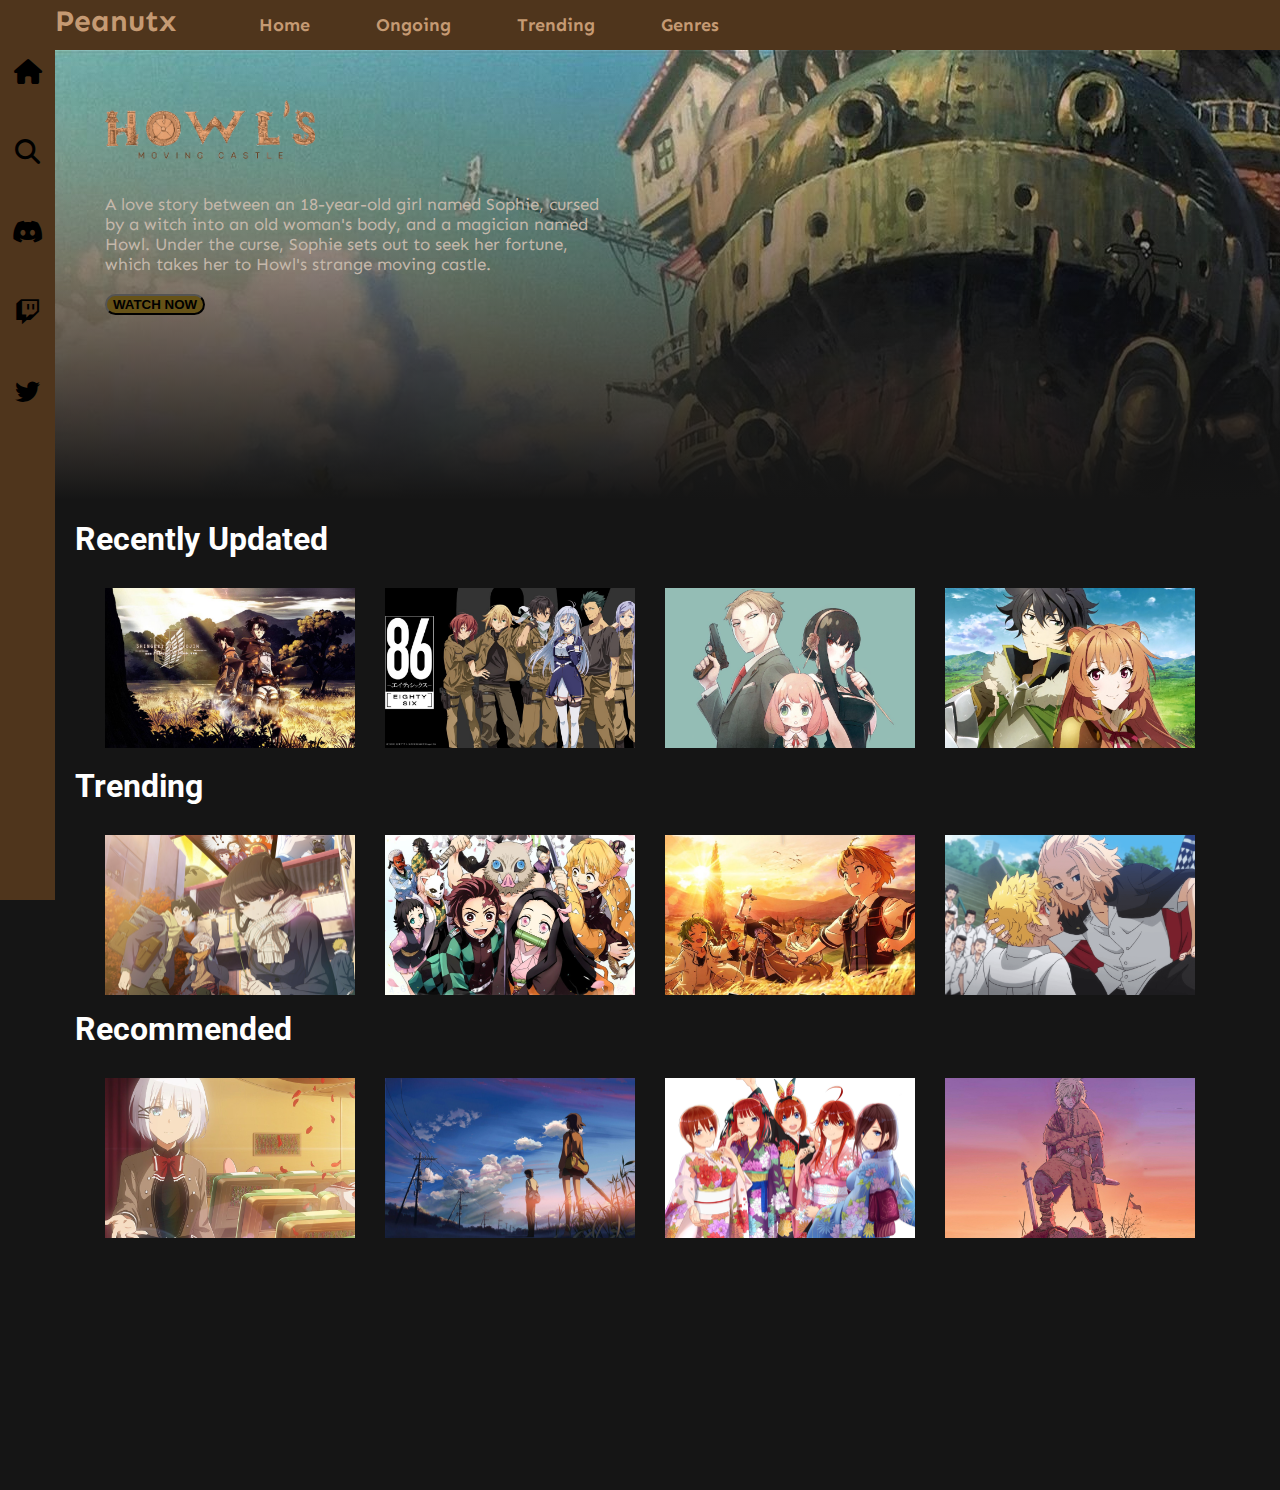
<file: Peanutx/index.html>
<!DOCTYPE html>
<html lang="en">
  <head>
    <!-- tom nguyen website 𓁹‿𓁹 -->
    <meta charset="UTF-8" />
    <meta http-equiv="X-UA-Compatible" content="IE=edge" />
    <meta name="viewport" content="width=device-width, initial-scale=1.0" />
    <title>peanutx</title>
    <link rel="stylesheet" href="CSS/styles.css" />
    <link href="https://fonts.googleapis.com/css2?family=Roboto:wght@100;300;400;500;700;900&family=Sen:wght@400;700&display=swap" rel="stylesheet">
    <link rel="stylesheet" href="https://cdnjs.cloudflare.com/ajax/libs/font-awesome/6.1.1/css/all.min.css">
  </head>
  <body>  


        <!-- navigation -->
   <div class="navbar">
     <div class="navbar-container">
       <div class="logo-container"><h1 class="logo">Peanutx</h1></div>
       <div class="menu-container">
         <ul class="menu-list">
             <a href="index.html"><li class="menu-list-item">Home</li>
             </a>
           <li class="menu-list-item">Ongoing</li>
           <li class="menu-list-item">Trending</li>
           <li class="menu-list-item">Genres</li>
         </ul>
      
       </div>
     </div>
  
        <!-- sidebar -->
    </div>
   <div class="sidebar">
    <i class="left-menu-icon fa-solid fa-house"></i>
    <a href="search.html"><i class="left-menu-icon fa-solid fa-magnifying-glass"></i>
    </a>
    <a href="https://discord.com" target="_blank"><i class="left-menu-icon fa-brands fa-discord"></i>
    </a>
    <a href="https://www.twitch.tv" target="_blank"><i class="left-menu-icon fa-brands fa-twitch"></i></a>
    <a href="https://twitter.com " target="_blank"><i class="left-menu-icon fa-brands fa-twitter"></i>
    </a>
   </div>

         <!-- body content -->
   <div class="content">
    <div class="content-container">
        <div class="feature-content"
        style="background:  linear-gradient(to bottom, rgba(0,0,0,0),#151515), url('img/movin\ castle.jpg');"
        >
         <img class="howls-moving-castle" src="img/pngkit_howls-moving-castle-png_3003337 copy.png" alt="">
         <p class="desc">A love story between an 18-year-old girl named Sophie, cursed by a witch into an old woman's body, and a magician named Howl. Under the curse, Sophie sets out to seek her fortune, which takes her to Howl's strange moving castle.   </p>
         <a href="featurecontent.html">         <button class="featured-button">WATCH NOW</button>
         </a>
        </div>

        <div class="anime-list-container">
          <h1 class="anime-list-title">Recently Updated</h1>
          <div class="anime-list-wrapper">
              <div class="anime-list">
                  <a href="aot.html">
                      <div class="anime-list-item">
                    <img class="anime-list-item-image" src="img/AOT/2937154 copy.png" alt=""></a>
                  
                  <a href="86.html">
                    <div class="anime-list-item">
                        <img class="anime-list-item-image" src="img/86/7057183 copy.png" alt="">
                  </a>
                  
                  <a href="spyxfamily.html"><div class="anime-list-item">
                    <img class="anime-list-item-image" src="img/Spy x Family/3795806 copy.png" alt=""></a>
                      
                  
                      
                  <div class="anime-list-item">
                      <img class="anime-list-item-image" src="img/raphtaliaa copy.png" alt="">
                     
                      
                
                  </div>
              </div>
          </div>
      </div>
      <div class="anime-list-container-2">
          <h1 class="anime-list-title-2">Trending</h1>
          <div class="anime-list-wrapper">
              <div class="anime-list-2">
                  <div class="anime-list-item-2">
                      <img class="anime-list-item-image" src="img/1216613.png" alt="">
                      
                  <div class="anime-list-item-2">
                      <img class="anime-list-item-image" src="img/7509846.png" alt="">
                      
                  <div class="anime-list-item-2">
                      <img class="anime-list-item-image" src="img/mushuko tensei.png" alt="">
                      
                  <div class="anime-list-item-2">
                      <img class="anime-list-item-image" src="img/Tokyo.png" alt="">
                     
                      
                
                  </div>
              </div>
          </div>
      </div>
      
      <div class="anime-list-container-2">
          <h1 class="anime-list-title-2">Recommended</h1>
          <div class="anime-list-wrapper">
              <div class="anime-list-2">
                  <div class="anime-list-item-2">
                      <img class="anime-list-item-image" src="img/Detective aint dead.png" alt="">
                      
                  <div class="anime-list-item-2">
                      <img class="anime-list-item-image" src="img/5cm per sec.png" alt="">
                      
                  <div class="anime-list-item-2">
                      <img class="anime-list-item-image" src="img/Quints copy.png" alt="">
                      
                  <div class="anime-list-item-2">
                      <img class="anime-list-item-image" src="img/1408569.png" alt="">
                     
                      
                
                  </div>
              </div>
              

          </div>

          
       
        
      

    
     
      

      <script src="script.js"></script>

  </body>
  
</html>
</file>
<file: Peanutx/CSS/styles.css>
*{
    margin: 0;
    
    

}

a {
    text-decoration: none;
  }
  
  


body{
    font-family: 'Roboto', sans-serif;
}
/* navigation css */
.navbar{
    width: 100%;
    height: 50px;
    background-color: #4F351C;
}

.navbar-container{
    display: flex;
    align-items: center;
    padding:0 50px;
    height: 100%;
    font-family: 'Sen', sans-serif;

}

.logo-container{
    flex: 1;
}

.logo{
    font-family: 'Sen', sans-serif;
    margin-top: -8px;
    margin-left: 5px;
    color: #c59a73;
    font-size: 30px ;
}


.menu-container{
    flex: 6;
}

.menu-list{
    display: flex;
    list-style: none;
}

.menu-list-item{
    font-family: 'Sen', sans-serif;
    font-size: 18px;
    font-weight: bold;
    margin-right: 66px;
    color: #c59a73;
    text-decoration: none;
    
}

.menu-list-item:hover{
    color: #151515;

}

.menu-list-item.active{
    font-weight: bold;
}





/* sidebar css */
.sidebar{
    width: 55px;
    height: 100%;
    position: fixed;
    top: 0;
    background-color: #4F351C;
    display: flex;
    flex-direction: column;
    align-items: center; 
    padding-top: 60px;
}

.left-menu-icon{
    font-size: 25px;
    margin-bottom: 55px;
    color: black;
}

.left-menu-icon:hover{
    color: #c59a73;
}

/* body content css */
.content{
    background-color: #151515;
    min-height: 160vh;
    color: white;
}


.content-container{
    margin-left: 55px;
}

.feature-content{
    height: 50vh;
   
}

.howls-moving-castle{
    width: 210px;
    margin-left: 50px;
    margin-top: 50px;
    
    
}

.desc{
    width: 500px;
    color: rgb(197, 184, 171);
    margin-left: 50px;
    margin-top: 28px;
    font-size: 17px;
    font-family: 'Sen', sans-serif;

}

.featured-button{
    background-color: #665217;  
    margin-left: 50px;
    margin-top: 20px;
    width: 120;
    height: 30;
    border-radius: 30px;
    font-weight: bold;
    
}

.featured-button:hover{
    opacity: 0.7;
    cursor: pointer;
}

.anime-list-container{
    padding: 20px;

}

.anime-list{
    padding-top: 30px;
}


.anime-list-item{
    display: flex;
    align-items: grid;
    margin-left: 30px;
    position: relative;
    
}


.anime-list-item-image{
    width: 250px;
    height: 160px;
    object-fit: cover;
    transition: all 0.6s ease-out;
}

.anime-list-item-image:hover{
    transform: scale(1.2);
    margin: 0 25px;
}


.anime-list-container-2{
    padding-top: 15px;

}

.anime-list-2{
    padding-top: 30px;
}


.anime-list-item-2{
    display: flex;
    align-items: grid;
    margin-left: 30px;
    position: relative;
    
}


.anime-list-item-image-2{
    width: 250px;
    height: 160px;
    object-fit: cover;
    transition: all 0.6s ease-out;
}

.anime-list-item-image-2:hover{
    transform: scale(1.2);
    margin: 0 25px;
}

.second-feature-content{
    height: 60vh;
    
}




  
*{box-sizing:border-box}
</file>
